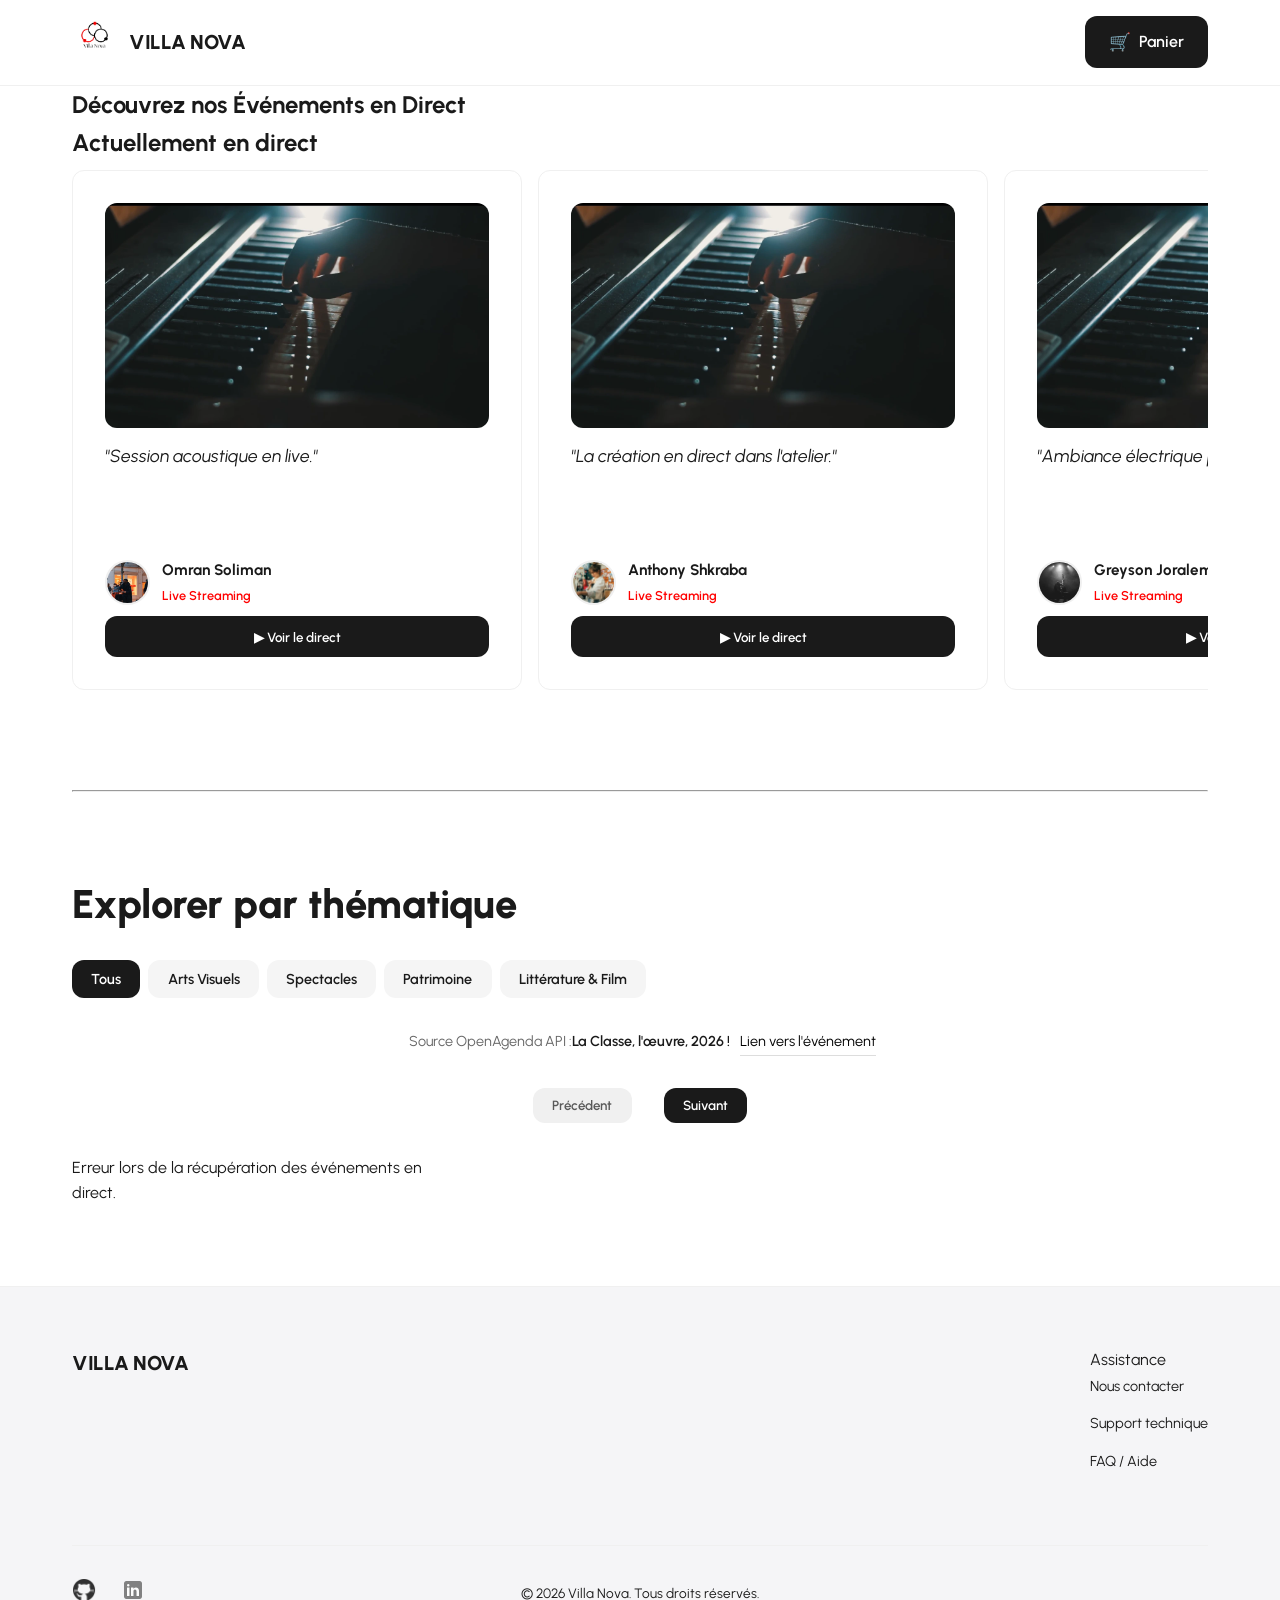
<file: index.html>
<!DOCTYPE html>
<html lang="fr">

<head>
    <meta charset="UTF-8">
    <meta name="viewport" content="width=device-width, initial-scale=1.0">
    <meta name="description"
        content="Villa Nova - Billetterie officielle. Réservez vos places pour les meilleurs concerts, cinémas et spectacles. Expérience live garantie.">
    <title>Villa Nova | Accueil</title>

    <link rel="icon" type="image/png" href="./asset/favicon/symbole-villanova.webp?v=1">
    <link rel="stylesheet" href="./css/main.css">
    <script src="config.js"></script>
    <script src="script.js" defer></script>
</head>

<body>

    <header class="main-header" role="banner">
        <div class="container">
            <a href="index.html" class="logo-group" aria-label="Villa Nova - Retour à l'accueil">
                <picture>
                    <source srcset="./asset/logo/logo-villanova.webp" type="image/webp">
                    <img src="./asset/logo/logo-villanova.webp" alt="Logo Villa Nova" class="logo-img" width="45"
                        height="45" decoding="async">
                </picture>
                <span class="logo-text">Villa Nova</span>
            </a>

            <nav aria-label="Navigation utilitaire">
                <a href="./Panier/panier.html" class="btn-cart">
                    Panier
                </a>
            </nav>
        </div>
    </header>

    <main id="main-content">
        <section class="hero-section">
            <div class="container">
                <h1 class="main-title">Découvrez nos Événements en Direct</h1>
            </div>
        </section>

        <section class="live-section" aria-labelledby="live-heading">
            <div class="container">
                <h2 id="live-heading" class="section-title">Actuellement en direct</h2>

                <div class="live-scroll-wrapper" id="live-container" role="region" aria-live="polite">
                </div>

                <hr class="section-divider">
            </div>
        </section>

        <template id="live-card-template">
            <article class="live-card">
                <p class="quote"></p>
                <div class="user-info">
                    <img src="" alt="" class="avatar" width="50" height="50" loading="lazy">
                    <div class="user-text">
                        <span class="name"></span>
                        <span class="desc">Live Streaming</span>
                    </div>
                </div>
                <button class="btn-toggle-live" aria-expanded="false">▶ Voir le direct</button>
            </article>
        </template>

        <section class="filters-section" aria-label="Filtrer les événements">
            <div class="container">
                <div class="filters-bar">
                    <h2 class="section-subtitle">Explorer par thématique</h2>
                    <nav class="filter-options" role="tablist">
                        <button class="filter-link active" data-filter="all" role="tab" aria-selected="true">
                            Tous
                        </button>

                        <button class="filter-link" data-filter="visuels" role="tab" aria-selected="false">
                            Arts Visuels
                        </button>

                        <button class="filter-link" data-filter="spectacle" role="tab" aria-selected="false">
                            Spectacles
                        </button>

                        <button class="filter-link" data-filter="patrimoine" role="tab" aria-selected="false">
                            Patrimoine
                        </button>

                        <button class="filter-link" data-filter="lettres" role="tab" aria-selected="false">
                            Littérature & Film
                        </button>
                    </nav>
                </div>
            </div>
            <p class="source-info">
               Source OpenAgenda API :<strong>La Classe, l'œuvre, 2026 !</strong>
                <a href="https://openagenda.com/fr/lclo-2026?domaine-artistique%5B0%5D=142" target="_blank"
                    rel="noopener noreferrer" class="event-link">
                    Lien vers l'événement
                </a>
            </p>
        </section>
        <section class="events-section">
            <div class="container">
                <nav class="pagination-bar" aria-label="Sélection de page">
                    <button class="btn-page" id="prev-page" disabled aria-label="Page précédente">Précédent</button>
                    <div class="page-numbers" id="page-numbers" role="navigation"></div>
                    <button class="btn-page" id="next-page" aria-label="Page suivante">Suivant</button>
                </nav>

                <div class="events-grid" id="events-container">
                </div>
            </div>
        </section>

        <template id="event-template">
            <article class="event-card">
                <div class="event-img-wrapper">
                    <picture>
                        <source class="event-webp-source" type="image/webp">
                        <img src="" class="event-img" loading="lazy" alt="" width="800" height="500">
                    </picture>
                </div>
                <div class="event-date-badge"></div>
                <h3 class="event-title"></h3>
                <p class="event-desc"></p>
                <div class="event-price"></div>
                <button class="btn-add-to-cart" aria-label="Ajouter cet événement au panier">Ajouter au panier</button>
            </article>
        </template>
    </main>

    <footer class="main-footer" role="contentinfo">
        <div class="container">
            <div class="footer-top">
                <div class="footer-brand">Villa Nova</div>
                <div class="footer-links">
                    <div class="footer-col">
                        <p class="footer-col-title">Assistance</p>
                        <ul>
                            <li><a href="./Contact/contact.html">Nous contacter</a></li>
                            <li><a href="#">Support technique</a></li>
                            <li><a href="#">FAQ / Aide</a></li>
                        </ul>
                    </div>
                </div>
            </div>
            <div class="footer-bottom">
                <nav class="socials" aria-label="Suivez-nous sur les réseaux sociaux">
                    <a href="https://github.com/votre-user" target="_blank" rel="noopener noreferrer"
                        aria-label="GitHub (nouvelle fenêtre)">
                        <img src="./asset/social-icon/icons8-github-50.png" alt="" class="social-icon" width="30"
                            height="30">
                    </a>
                    <a href="https://www.linkedin.com/in/votre-profil/" target="_blank" rel="noopener noreferrer"
                        aria-label="LinkedIn (nouvelle fenêtre)">
                        <img src="./asset/social-icon/icons8-linkedin-48.png" alt="" class="social-icon" width="30"
                            height="30">
                    </a>
                </nav>
                <p class="copyright">&copy; 2026 Villa Nova. Tous droits réservés.</p>
            </div>
        </div>
    </footer>

    <div id="toast-container" aria-live="assertive" aria-atomic="true"></div>

</body>

</html>
</file>
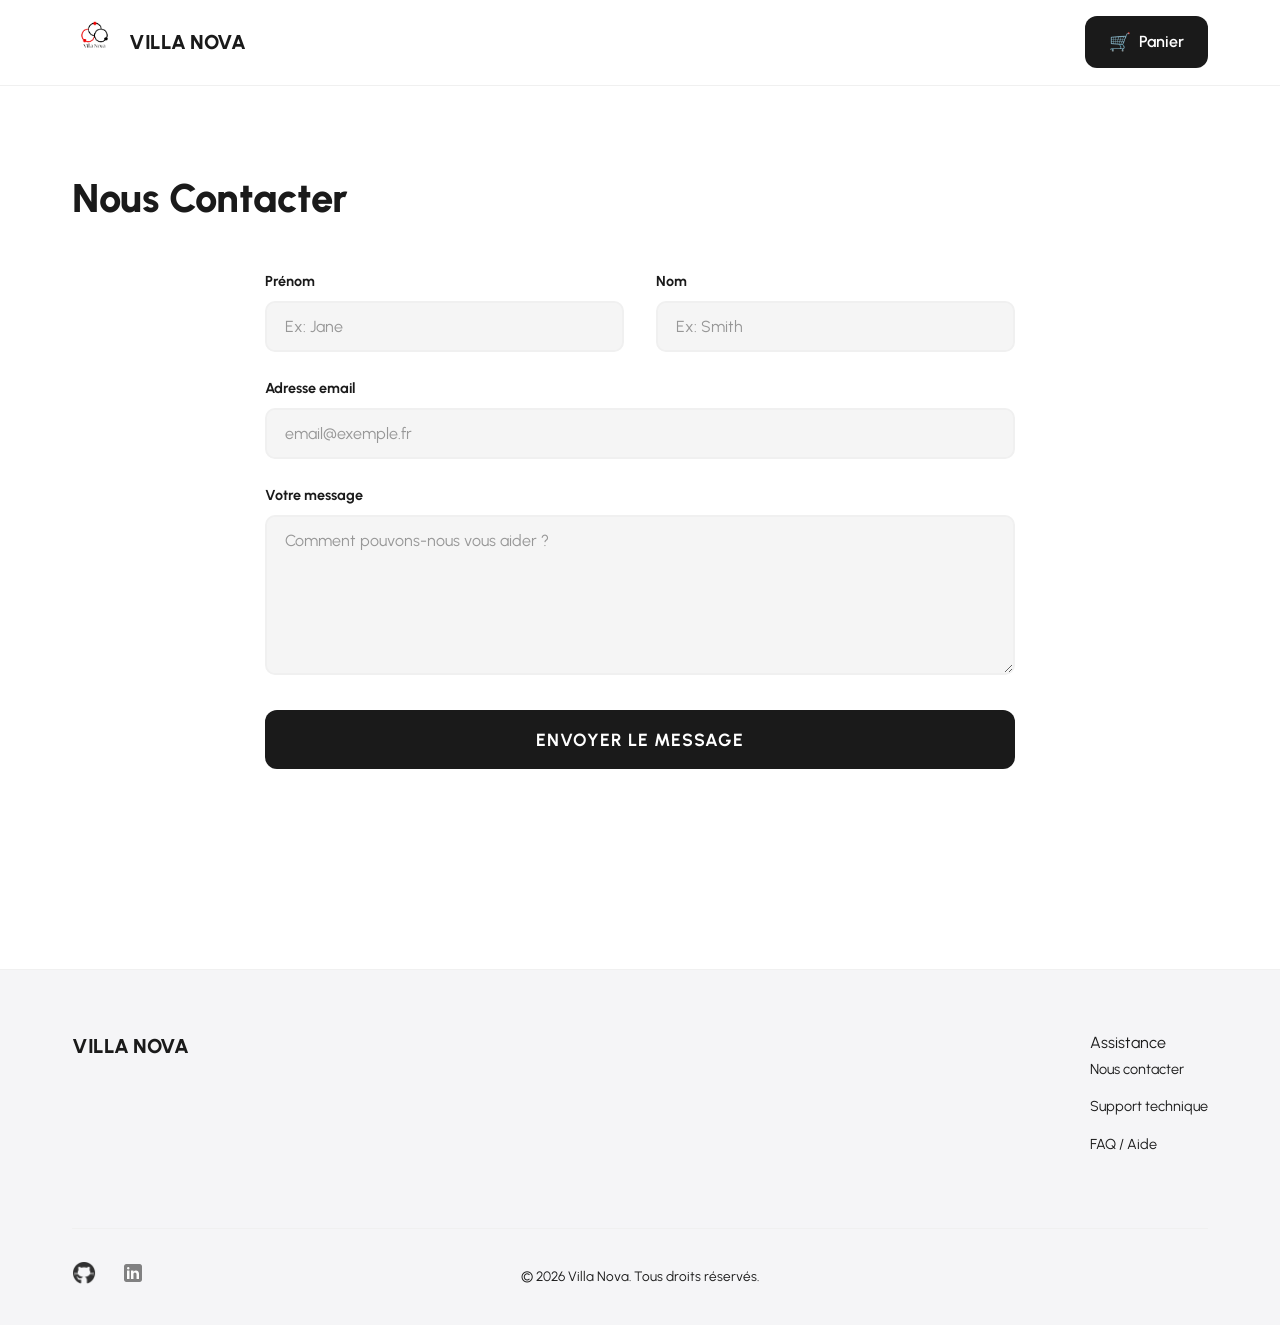
<file: Contact/contact.html>
<!DOCTYPE html>
<html lang="fr">

<head>
    <meta charset="UTF-8">
    <meta name="viewport" content="width=device-width, initial-scale=1.0">
    <meta name="description"
        content="Villa Nova - Billetterie officielle. Réservez vos places pour les meilleurs concerts, cinémas et spectacles. Expérience live garantie.">
    <title>Villa Nova | Contact</title>
    
    <link rel="icon" type="image/png" href="../asset/favicon/symbole-villanova.webp?v=1">
    <link rel="stylesheet" href="../css/main.css">
    
    <script src="./contact.js" defer></script>
</head>

<body>

    <header class="main-header" role="banner">
        <div class="container">
            <a href="../index.html" class="logo-group" aria-label="Villa Nova - Retour à l'accueil">
                <picture>
                    <source srcset="../asset/logo/logo-villanova.webp" type="image/webp">
                    <img src="../asset/logo/logo-villanova.webp" alt="Logo Villa Nova" class="logo-img" width="45"
                        height="45" decoding="async">
                </picture>
                <span class="logo-text">Villa Nova</span>
            </a>

            <nav aria-label="Navigation utilitaire">
                <a href="../Panier/panier.html" class="btn-cart">
                    Panier
                </a>
            </nav>
        </div>
    </header>

    <main id="main-content">
        <section class="contact-section" aria-labelledby="contact-title">
            <div class="container">
                <h1 id="contact-title" class="contact-title">Nous Contacter</h1>

                <form class="contact-form" id="contact-form" action="#" method="POST" novalidate>
                    <div class="form-row">
                        <div class="form-group">
                            <label for="first-name">Prénom</label>
                            <input type="text" id="first-name" name="first-name" placeholder="Ex: Jane" required
                                aria-required="true">
                            <span class="error-hint"></span>
                        </div>

                        <div class="form-group">
                            <label for="last-name">Nom</label>
                            <input type="text" id="last-name" name="last-name" placeholder="Ex: Smith" required
                                aria-required="true">
                            <span class="error-hint"></span>
                        </div>
                    </div>

                    <div class="form-group">
                        <label for="email">Adresse email</label>
                        <input type="email" id="email" name="email" placeholder="email@exemple.fr" required
                            aria-required="true">
                        <span class="error-hint"></span>
                    </div>

                    <div class="form-group">
                        <label for="message">Votre message</label>
                        <textarea id="message" name="message" rows="6" placeholder="Comment pouvons-nous vous aider ?"
                            required aria-required="true"></textarea>
                        <span class="error-hint"></span>
                    </div>

                    <button type="submit" class="btn-submit">Envoyer le message</button>
                </form>
            </div>
        </section>
    </main>

    <footer class="main-footer" role="contentinfo">
        <div class="container">
            <div class="footer-top">
                <div class="footer-brand">Villa Nova</div>
                <div class="footer-links">
                    <div class="footer-col">
                        <p class="footer-col-title">Assistance</p>
                        <ul>
                            <li><a href="./contact.html">Nous contacter</a></li>
                            <li><a href="#">Support technique</a></li>
                            <li><a href="#">FAQ / Aide</a></li>
                        </ul>
                    </div>
                </div>
            </div>
            <div class="footer-bottom">
                <nav class="socials" aria-label="Suivez-nous sur les réseaux sociaux">
                    <a href="https://github.com/daroueche-mari" target="_blank" rel="noopener noreferrer">
                        <img src="../asset/social-icon/icons8-github-50.png" alt="GitHub" class="social-icon" width="30"
                            height="30">
                    </a>
                    <a href="https://www.linkedin.com/" target="_blank"
                        rel="noopener noreferrer">
                        <img src="../asset/social-icon/icons8-linkedin-48.png" alt="LinkedIn" class="social-icon" width="30"
                            height="30">
                    </a>
                </nav>
                <p class="copyright">&copy; 2026 Villa Nova. Tous droits réservés.</p>
            </div>
        </div>
    </footer>

</body>
</html>
</file>
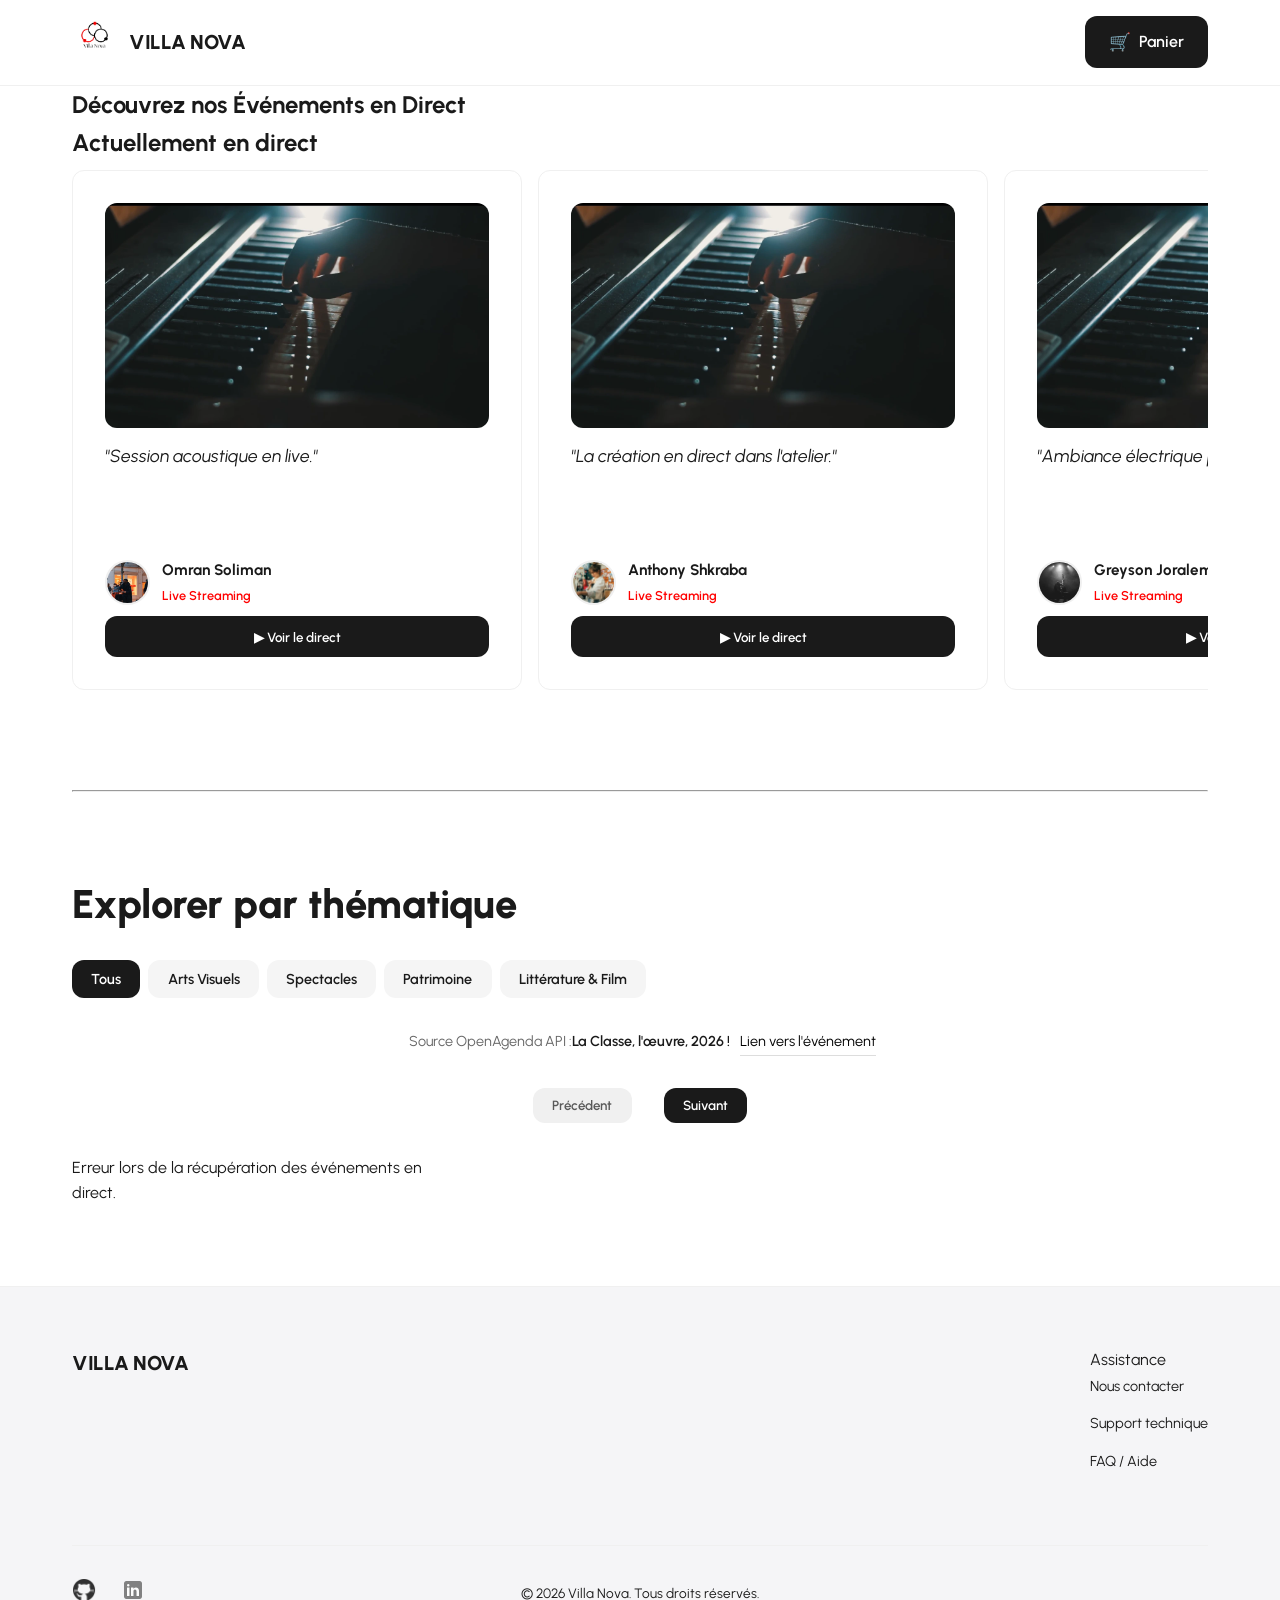
<file: Paiement/paiement.html>
<!DOCTYPE html>
<html lang="fr">

<head>
    <meta charset="UTF-8">
    <meta name="viewport" content="width=device-width, initial-scale=1.0">
    <meta name="description"
        content="Villa Nova - Billetterie officielle. Réservez vos places pour les meilleurs concerts, cinémas et spectacles. Expérience live garantie.">
    <title>Villa Nova | Paiement Sécurisé</title>

    <link rel="icon" type="image/png" href="../asset/favicon/symbole-villanova.webp?v=1">
    <link rel="stylesheet" href="../css/main.css">
    
    <script src="./paiement.js" defer></script>
</head>

<body>

    <header class="main-header" role="banner">
        <div class="container">
            <a href="../index.html" class="logo-group" aria-label="Villa Nova - Retour à l'accueil">
                <picture>
                    <source srcset="../asset/logo/logo-villanova.webp" type="image/webp">
                    <img src="../asset/logo/logo-villanova.webp" alt="Logo Villa Nova" class="logo-img" width="45"
                        height="45" decoding="async">
                </picture>
                <span class="logo-text">Villa Nova</span>
            </a>

            <nav aria-label="Navigation utilitaire">
                <a href="../Panier/panier.html" class="btn-cart">
                    Panier
                </a>
            </nav>
        </div>
    </header>

    <main class="payment-container">
        <div class="container">
            <h1 class="payment-title">Finaliser votre commande</h1>

            <div class="payment-layout">
                <section class="payment-card">
                    <form id="payment-form" class="payment-form" novalidate>
                        <div class="form-row">
                            <div class="form-group">
                                <label for="last-name">Nom</label>
                                <input type="text" id="last-name" placeholder="Smith" required>
                                <span class="error-hint"></span>
                            </div>
                            <div class="form-group">
                                <label for="first-name">Prénom</label>
                                <input type="text" id="first-name" placeholder="Jane" required>
                                <span class="error-hint"></span>
                            </div>
                        </div>

                        <div class="form-row">
                            <div class="form-group">
                                <label for="email">Adresse email</label>
                                <input type="email" id="email" placeholder="exemple@exemple.com" required>
                                <span class="error-hint"></span>
                            </div>
                            <div class="form-group">
                                <label for="payment-type">Type de paiement</label>
                                <select id="payment-type" class="custom-select">
                                    <option value="visa">Visa / Mastercard</option>
                                    <option value="paypal">Paypal</option>
                                </select>
                            </div>
                        </div>

                        <div class="form-group">
                            <label for="card-number">Numéro de Carte</label>
                            <input type="text" id="card-number" placeholder="XXXX-XXXX-XXXX-XXXX" maxlength="19"
                                required>
                            <span class="error-hint"></span>
                        </div>

                        <div class="form-row">
                            <div class="form-group">
                                <label for="expiry">Date d'expiration</label>
                                <input type="text" id="expiry" placeholder="MM/YY" maxlength="5" required>
                                <span class="error-hint"></span>
                            </div>
                            <div class="form-group">
                                <label for="cvc">CVC</label>
                                <input type="text" id="cvc" placeholder="XXX" maxlength="3" required>
                                <span class="error-hint"></span>
                            </div>
                        </div>

                        <button type="submit" class="btn-submit-payment">Confirmer le paiement</button>
                    </form>
                </section>

                <aside class="order-summary">
                    <div class="summary-content">
                        <h3>Votre commande</h3>

                        <div class="summary-items">
                            </div>

                        <hr class="summary-divider">

                        <div class="summary-total">
                            <span>Total à régler</span>
                            <span class="price" id="payment-final-total">0,00€</span>
                        </div>

                        <div class="security-badge">
                            <span class="icon">🔒</span> Paiement 100% sécurisé
                        </div>
                    </div>
                </aside>
            </div>
        </div>
    </main>

    <footer class="main-footer" role="contentinfo">
        <div class="container">
            <div class="footer-top">
                <div class="footer-brand">Villa Nova</div>
                <div class="footer-links">
                    <div class="footer-col">
                        <p class="footer-col-title">Assistance</p>
                        <ul>
                            <li><a href="../Contact/contact.html">Nous contacter</a></li>
                            <li><a href="#">Support technique</a></li>
                            <li><a href="#">FAQ / Aide</a></li>
                        </ul>
                    </div>
                </div>
            </div>
            <div class="footer-bottom">
                <nav class="socials" aria-label="Suivez-nous sur les réseaux sociaux">
                    <a href="https://github.com/daroueche-mari" target="_blank" rel="noopener noreferrer">
                        <img src="../asset/social-icon/icons8-github-50.png" alt="GitHub" class="social-icon" width="30" height="30">
                    </a>
                    <a href="https://www.linkedin.com/" target="_blank" rel="noopener noreferrer">
                        <img src="../asset/social-icon/icons8-linkedin-48.png" alt="LinkedIn" class="social-icon" width="30" height="30">
                    </a>
                </nav>
                <p class="copyright">&copy; 2026 Villa Nova. Tous droits réservés.</p>
            </div>
        </div>
    </footer>

    <div id="toast-container" aria-live="assertive" aria-atomic="true"></div>

</body>
</html>
</file>
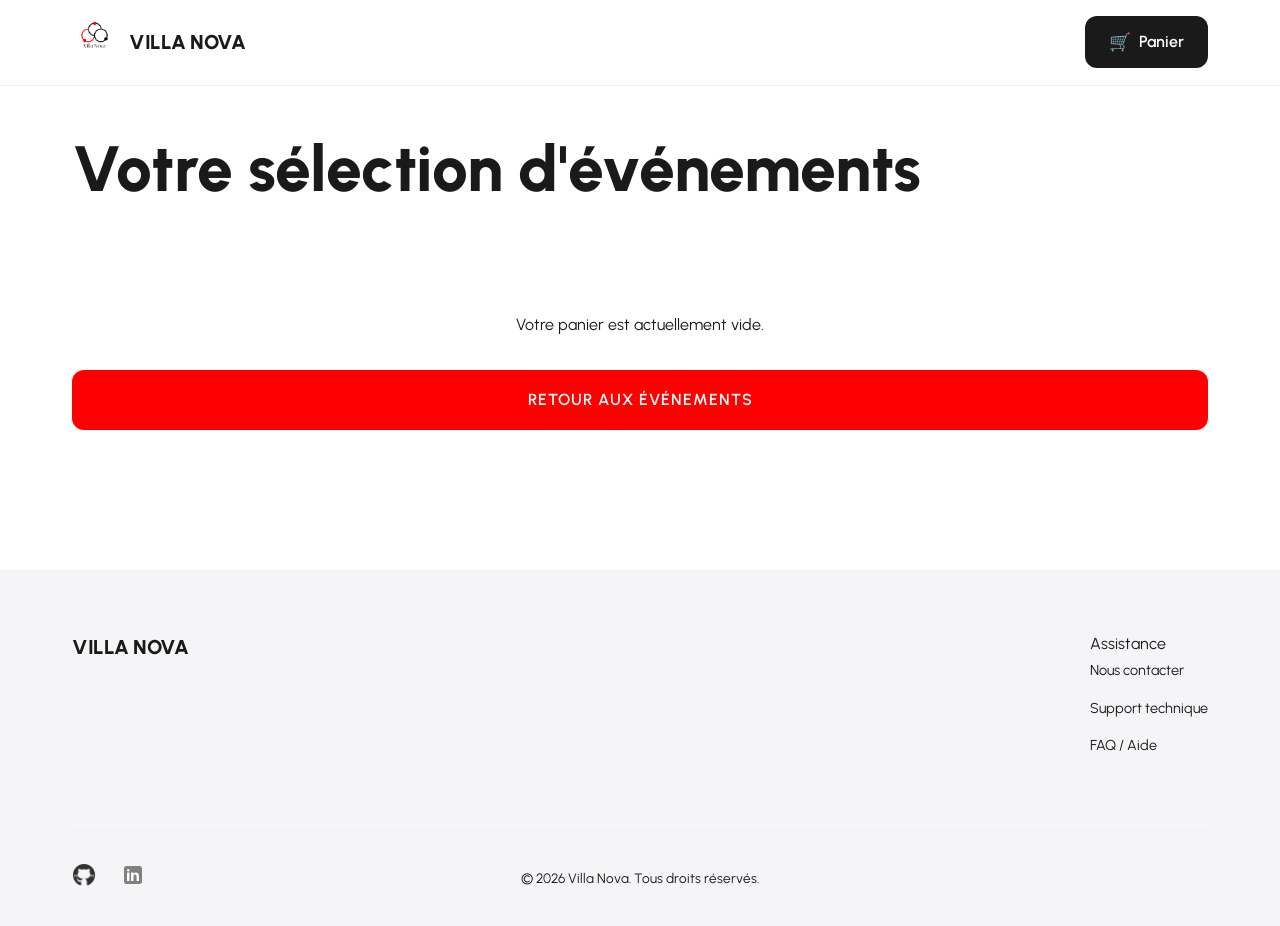
<file: Panier/panier.html>
<!DOCTYPE html>
<html lang="fr">

<head>
    <meta charset="UTF-8">
    <meta name="viewport" content="width=device-width, initial-scale=1.0">
    <meta name="description"
        content="Finalisez votre commande sur Villa Nova. Vérifiez vos billets pour les meilleurs concerts et spectacles.">
    <title>Villa Nova | Mon Panier</title>
    
    <link rel="icon" type="image/png" href="../asset/favicon/symbole-villanova.webp?v=1">
    <link rel="stylesheet" href="../css/main.css">
    <script src="./panier.js" defer></script>
</head>

<body>

    <header class="main-header" role="banner">
        <div class="container">
            <a href="../index.html" class="logo-group" aria-label="Villa Nova - Retour à l'accueil">
                <picture>
                    <source srcset="../asset/logo/logo-villanova.webp" type="image/webp">
                    <img src="../asset/logo/logo-villanova.webp" alt="Logo Villa Nova" class="logo-img" width="45"
                        height="45" decoding="async">
                </picture>
                <span class="logo-text">Villa Nova</span>
            </a>

            <nav aria-label="Navigation utilitaire">
                <a href="./panier.html" class="btn-cart">
                    Panier
                </a>
            </nav>
        </div>
    </header>

    <main class="container" id="main-content">
        <h1 class="cart-title">Votre sélection d'événements</h1>

        <div id="empty-cart-msg" class="cart-empty hidden">
            <p>Votre panier est actuellement vide.</p>
            <a href="../index.html" class="btn-submit">Retour aux événements</a>
        </div>

        <div id="full-cart-content">
            <div class="cart-header" role="rowgroup">
                <div class="col-desc" role="columnheader">Description</div>
                <div class="col-date" role="columnheader">Date</div>
                <div class="col-qty" role="columnheader">Quantité</div>
                <div class="col-price" role="columnheader">Prix</div>
            </div>

            <section id="cart-items-container" aria-label="Liste des articles dans le panier">
                </section>

            <div class="cart-actions-bottom">
                <a href="../index.html" class="btn-retour-simple">
                    ← Continuer mes achats
                </a>
            </div>

            <section class="cart-footer" aria-labelledby="summary-heading">
                <h2 id="summary-heading" class="hidden">Résumé de votre commande</h2>

                <div class="summary-box">
                    <div class="summary-line">
                        <span>Sous-total</span>
                        <span id="sub-total" aria-live="polite">0.00 €</span>
                    </div>
                    <div class="summary-line">
                        <span>Frais de réservation</span>
                        <span>2.00 €</span>
                    </div>
                    <div class="summary-total">
                        <span>TOTAL</span>
                        <strong id="final-total" aria-live="polite">0.00 €</strong>
                    </div>

                    <a href="../Paiement/paiement.html" class="btn-submit" id="checkout-button">
                        Procéder au paiement
                    </a>
                    <a href="../index.html" class="btn-continue-shopping">
                        Continuer mes achats
                    </a>
                </div>
            </section>
        </div>
    </main>

    <footer class="main-footer" role="contentinfo">
        <div class="container">
            <div class="footer-top">
                <div class="footer-brand">Villa Nova</div>
                <div class="footer-links">
                    <div class="footer-col">
                        <p class="footer-col-title">Assistance</p>
                        <ul>
                            <li><a href="../Contact/contact.html">Nous contacter</a></li>
                            <li><a href="#">Support technique</a></li>
                            <li><a href="#">FAQ / Aide</a></li>
                        </ul>
                    </div>
                </div>
            </div>
            <div class="footer-bottom">
                <nav class="socials" aria-label="Suivez-nous sur les réseaux sociaux">
                    <a href="https://github.com/daroueche-mari" target="_blank" rel="noopener noreferrer">
                        <img src="../asset/social-icon/icons8-github-50.png" alt="GitHub" class="social-icon" width="30" height="30">
                    </a>
                    <a href="https://www.linkedin.com/" target="_blank" rel="noopener noreferrer">
                        <img src="../asset/social-icon/icons8-linkedin-48.png" alt="LinkedIn" class="social-icon" width="30" height="30">
                    </a>
                </nav>
                <p class="copyright">&copy; 2026 Villa Nova. Tous droits réservés.</p>
            </div>
        </div>
    </footer>

</body>
</html>
</file>
<file: css/main.css>
@charset "UTF-8";
@import url("https://fonts.googleapis.com/css2?family=Urbanist:wght@400;600;700;800&display=swap");
.main-header {
  padding: 1rem 0;
  border-bottom: 1px solid #f0f0f0;
  background-color: #ffffff;
  position: sticky;
  top: 0;
  z-index: 100;
}
.main-header .container {
  display: flex;
  justify-content: space-between;
  align-items: center;
  gap: 1rem;
}
.main-header .logo-group {
  display: flex;
  align-items: center;
  gap: 12px;
  color: #1a1a1a;
  text-decoration: none;
}
.main-header .logo-group .logo-img {
  height: clamp(35px, 5vw, 45px);
  width: auto;
  -o-object-fit: contain;
     object-fit: contain;
}
.main-header .logo-group .logo-text {
  font-size: clamp(1rem, 3vw, 1.25rem);
  font-weight: 800;
  letter-spacing: -0.5px;
  text-transform: uppercase;
}
.main-header .logo-group:hover .logo-text {
  color: #ff0000;
}
.main-header .btn-cart {
  display: inline-block;
  font-family: "Urbanist", sans-serif;
  border-radius: 12px;
  font-weight: 600;
  cursor: pointer;
  transition: all 0.3s cubic-bezier(0.4, 0, 0.2, 1);
  border: none;
  text-align: center;
  padding: 0.8rem 1.8rem;
  text-decoration: none;
}
.main-header .btn-cart:focus-visible {
  outline: 3px solid #ff0000;
  outline-offset: 3px;
}
.main-header .btn-cart:active {
  transform: scale(0.98);
}
.main-header .btn-cart {
  background-color: #1a1a1a;
  color: #ffffff;
  padding: 0.6rem 1.2rem;
  font-size: 0.9rem;
  display: flex;
  align-items: center;
  gap: 8px;
}
.main-header .btn-cart::before {
  content: "🛒";
  font-size: 1.1rem;
}
.main-header .btn-cart:hover {
  background-color: #ff0000;
  transform: translateY(-2px);
  box-shadow: 0 4px 12px rgba(255, 0, 0, 0.3);
}
@media (min-width: 768px) {
  .main-header .btn-cart {
    padding: 0.75rem 1.5rem;
    font-size: 1rem;
  }
}

.hidden {
  display: none !important;
}

.events-grid {
  display: grid;
  grid-template-columns: repeat(1, 1fr);
  gap: 2rem;
  align-items: stretch;
}
@media (min-width: 768px) {
  .events-grid {
    grid-template-columns: repeat(2, 1fr);
  }
}
@media (min-width: 1024px) {
  .events-grid {
    grid-template-columns: repeat(3, 1fr);
  }
}

/* Style pour la vidéo injectée en JS */
.live-video-player {
  width: 100%;
  border-radius: 8px;
  margin-bottom: 10px;
}

/* Style pour le bouton quand l'article est ajouté */
.btn-add-to-cart.is-added {
  background-color: #28a745 !important; /* Commentaire valide en CSS */
  border-color: #28a745 !important;
  color: white !important;
}

.live-scroll-wrapper {
  display: flex;
  gap: 1rem;
  overflow-x: auto;
  padding: 0.5rem 0.5rem 40px;
  margin-bottom: 60px;
  scroll-snap-type: x mandatory;
  scrollbar-width: auto;
  scrollbar-color: rgba(0, 0, 0, 0.5) #f5f5f5;
}
.live-scroll-wrapper::-webkit-scrollbar {
  height: 10px;
}
.live-scroll-wrapper::-webkit-scrollbar-track {
  background: #f5f5f5;
  border-radius: 12px;
}
.live-scroll-wrapper::-webkit-scrollbar-thumb {
  background: rgba(0, 0, 0, 0.5);
  border-radius: 12px;
  border: 2px solid #f5f5f5;
}
.live-scroll-wrapper::-webkit-scrollbar-thumb:hover {
  background: #595959;
}

.live-card {
  flex: 0 0 320px;
  scroll-snap-align: start;
  background: #ffffff;
  padding: 2rem;
  border-radius: 12px;
  border: 1px solid #f0f0f0;
  display: flex;
  flex-direction: column;
  height: 520px;
  overflow: hidden;
}
@media (min-width: 768px) {
  .live-card {
    flex: 0 0 450px;
  }
}
.live-card .video-container-placeholder {
  width: 100%;
  height: 225px;
  margin-bottom: 1rem;
  background-color: #f5f5f5;
  border-radius: 12px;
  overflow: hidden;
  position: relative;
}
.live-card .video-container-placeholder .live-video-player {
  width: 100%;
  height: 100%;
  -o-object-fit: cover;
     object-fit: cover;
  display: block;
  background: #000;
  position: absolute;
  top: 0;
  left: 0;
  z-index: 10;
}
.live-card .video-container-placeholder .video-preview {
  width: 100%;
  height: 100%;
  position: relative;
  z-index: 1;
}
.live-card .video-container-placeholder .video-preview .preview-img {
  width: 100%;
  height: 100%;
  -o-object-fit: cover;
     object-fit: cover;
  transition: transform 0.4s ease;
}
.live-card .video-container-placeholder .video-preview:hover .preview-img {
  transform: scale(1.05);
}
.live-card .quote {
  font-style: italic;
  font-size: 1.1rem;
  color: #1a1a1a;
  margin-bottom: 1rem;
  line-height: 1.4;
  display: -webkit-box;
  line-clamp: 2;
  -webkit-line-clamp: 2;
  -webkit-box-orient: vertical;
  overflow: hidden;
}
.live-card .user-info {
  display: flex;
  align-items: center;
  gap: 12px;
  margin-top: auto;
  padding-bottom: 0.5rem;
}
.live-card .user-info .avatar {
  width: 45px;
  height: 45px;
  border-radius: 50%;
  -o-object-fit: cover;
     object-fit: cover;
  border: 2px solid #f0f0f0;
  flex-shrink: 0;
}
.live-card .user-info .user-text .name {
  font-weight: bold;
  display: block;
  font-size: 0.95rem;
}
.live-card .user-info .user-text .desc {
  font-size: 0.8rem;
  color: #ff0000;
  font-weight: 600;
}

.event-card {
  display: flex;
  flex-direction: column;
  background: #ffffff;
  padding: 1rem;
  border-radius: 12px;
  border: 1px solid #f0f0f0;
  transition: transform 0.3s ease, box-shadow 0.3s ease;
}
.event-card:hover {
  transform: translateY(-5px);
  box-shadow: 0 10px 20px rgba(0, 0, 0, 0.05);
}
.event-card .event-img-wrapper {
  width: 100%;
  aspect-ratio: 16/10;
  border-radius: 8px;
  overflow: hidden;
  margin-bottom: 1rem;
  background: #f5f5f5;
}
.event-card .event-img-wrapper picture, .event-card .event-img-wrapper img {
  width: 100%;
  height: 100%;
  -o-object-fit: cover;
     object-fit: cover;
  display: block;
}
.event-card .event-date-badge {
  color: #ff0000;
  font-weight: 700;
  font-size: 0.85rem;
  text-transform: uppercase;
}
.event-card h3 {
  margin: 0.5rem 0;
  font-size: clamp(1.25rem, 3vw, 1.75rem);
  color: #1a1a1a;
}
.event-card .event-desc {
  font-size: 0.9rem;
  color: #595959;
  margin-bottom: 1rem;
}
.event-card .event-price {
  font-weight: 800;
  margin-bottom: 1rem;
  font-size: 1.1rem;
}
.event-card .btn-add-to-cart {
  margin-top: auto;
}

.filters-bar {
  margin-top: 80px;
  margin-bottom: 2rem;
}
.filters-bar .section-subtitle {
  font-size: clamp(1.75rem, 4vw, 2.5rem);
  font-weight: 800;
  margin-bottom: 24px;
  display: block;
}

.filter-options {
  display: flex;
  gap: 0.5rem;
  flex-wrap: wrap;
}
.filter-options .filter-link {
  display: inline-block;
  font-family: "Urbanist", sans-serif;
  border-radius: 12px;
  font-weight: 600;
  cursor: pointer;
  transition: all 0.3s cubic-bezier(0.4, 0, 0.2, 1);
  border: none;
  text-align: center;
  padding: 0.8rem 1.8rem;
  text-decoration: none;
}
.filter-options .filter-link:focus-visible {
  outline: 3px solid #ff0000;
  outline-offset: 3px;
}
.filter-options .filter-link:active {
  transform: scale(0.98);
}
.filter-options .filter-link {
  background: #f5f5f5;
  color: #1a1a1a;
  padding: 0.6rem 1.2rem;
  font-size: 0.9rem;
}
.filter-options .filter-link.active {
  background: #1a1a1a;
  color: #ffffff;
}
.filter-options .filter-link:hover:not(.active) {
  background: rgb(232.25, 232.25, 232.25);
}

.pagination-bar {
  display: flex;
  justify-content: center;
  align-items: center;
  flex-wrap: wrap;
  gap: 1rem;
  margin: 2rem 0;
}
.pagination-bar .btn-page {
  display: inline-block;
  font-family: "Urbanist", sans-serif;
  border-radius: 12px;
  font-weight: 600;
  cursor: pointer;
  transition: all 0.3s cubic-bezier(0.4, 0, 0.2, 1);
  border: none;
  text-align: center;
  padding: 0.8rem 1.8rem;
  text-decoration: none;
}
.pagination-bar .btn-page:focus-visible {
  outline: 3px solid #ff0000;
  outline-offset: 3px;
}
.pagination-bar .btn-page:active {
  transform: scale(0.98);
}
.pagination-bar .btn-page {
  background: #1a1a1a;
  color: #ffffff;
  padding: 0.6rem 1.2rem;
}
.pagination-bar .btn-page:disabled {
  background: #f0f0f0;
  color: #595959;
  cursor: not-allowed;
}
.pagination-bar .page-numbers {
  display: flex;
  justify-content: center;
  flex-wrap: wrap;
  gap: 0.5rem;
}
.pagination-bar .page-numbers .page-link {
  width: 40px;
  height: 40px;
  display: flex;
  justify-content: center;
  align-items: center;
  border: 1px solid #f0f0f0;
  border-radius: 8px;
  cursor: pointer;
  transition: all 0.2s;
}
.pagination-bar .page-numbers .page-link.active {
  background: #1a1a1a;
  color: #ffffff;
  border-color: #1a1a1a;
}

.btn-toggle-live, .btn-add-to-cart {
  display: inline-block;
  font-family: "Urbanist", sans-serif;
  border-radius: 12px;
  font-weight: 600;
  cursor: pointer;
  transition: all 0.3s cubic-bezier(0.4, 0, 0.2, 1);
  border: none;
  text-align: center;
  padding: 0.8rem 1.8rem;
  text-decoration: none;
}
.btn-toggle-live:focus-visible, .btn-add-to-cart:focus-visible {
  outline: 3px solid #ff0000;
  outline-offset: 3px;
}
.btn-toggle-live:active, .btn-add-to-cart:active {
  transform: scale(0.98);
}
.btn-toggle-live, .btn-add-to-cart {
  background: #1a1a1a;
  color: #ffffff;
  width: 100%;
}
.btn-toggle-live:hover, .btn-add-to-cart:hover {
  background: #ff0000;
}

.btn-toggle-live.is-actived {
  background-color: #28a745 !important; /* Commentaire valide en CSS */
  border-color: #28a745 !important;
  color: white !important;
}

#toast-container {
  position: fixed;
  bottom: 2rem;
  right: 2rem;
  z-index: 1000;
}

.toast-message {
  background: #1a1a1a;
  color: #ffffff;
  padding: 1rem 2rem;
  border-radius: 12px;
  margin-top: 0.5rem;
  box-shadow: 0 10px 30px rgba(0, 0, 0, 0.2);
  display: flex;
  align-items: center;
  gap: 10px;
  font-size: 0.9rem;
  animation: slideIn 0.3s ease-out, fadeOut 0.3s ease-in 2.7s forwards;
}
.toast-message::before {
  content: "✓";
  color: #4CAF50;
  font-weight: bold;
}

@keyframes slideIn {
  from {
    transform: translateX(100%);
    opacity: 0;
  }
  to {
    transform: translateX(0);
    opacity: 1;
  }
}
@keyframes fadeOut {
  from {
    opacity: 1;
  }
  to {
    opacity: 0;
  }
}
.water-surface {
  position: relative;
  overflow: hidden;
  cursor: pointer;
  background: #000;
}
.water-surface .live-video-player {
  position: absolute;
  top: 0;
  left: 0;
  width: 100%;
  height: 100%;
  z-index: 10;
  -o-object-fit: cover;
     object-fit: cover;
}
.water-surface .video-preview {
  position: relative;
  width: 100%;
  height: 100%;
  z-index: 1;
}
.water-surface .water-overlay {
  position: absolute;
  top: 0;
  left: 0;
  width: 100%;
  height: 100%;
  pointer-events: none;
  z-index: 5;
}
.water-surface .water-ripple {
  position: absolute;
  width: 2px;
  height: 2px;
  background: rgba(255, 255, 255, 0.4);
  border-radius: 50%;
  transform: translate(-50%, -50%);
  animation: rippleEffect 1s ease-out forwards;
  z-index: 6;
}

@keyframes rippleEffect {
  0% {
    width: 0;
    height: 0;
    opacity: 0.5;
    box-shadow: 0 0 0 0 rgba(255, 255, 255, 0.4);
  }
  100% {
    width: 150px;
    height: 150px;
    opacity: 0;
    box-shadow: 0 0 20px 10px rgba(255, 255, 255, 0);
  }
}
.source-info {
  display: flex;
  justify-content: center;
  font-size: 0.9rem;
  color: #666;
  margin: 15px 0 25px 5px;
  font-family: inherit;
}
.source-info strong {
  color: #1a1a1a;
  font-weight: 600;
}
.source-info .event-link {
  color: #000;
  text-decoration: none;
  margin-left: 10px;
  padding-bottom: 2px;
  border-bottom: 1px solid #ddd;
  transition: all 0.3s ease;
}
.source-info .event-link:hover {
  color: #444;
  border-bottom-color: #1a1a1a;
}

.cart-title {
  font-size: clamp(2.25rem, 6vw, 4rem);
  margin: 2rem 0;
  font-weight: 800;
}

.cart-empty {
  text-align: center;
  padding: 60px 0;
}

.cart-actions-bottom {
  margin-top: 30px;
}

.btn-retour-simple {
  display: inline-block;
  background: none;
  border: 1px solid #f0f0f0;
  color: #1a1a1a;
  padding: 0.8rem 1.5rem;
  font-size: 0.9rem;
  border-radius: 12px;
  transition: all 0.2s;
  text-decoration: underline;
}
.btn-retour-simple:hover {
  color: #ff0000;
}

.btn-continue-shopping {
  display: block;
  text-align: center;
  margin-top: 15px;
  color: #1a1a1a;
  font-size: 0.9rem;
  text-decoration: underline;
}
.btn-continue-shopping:hover {
  text-decoration: underline;
  color: #ff0000;
}

.cart-header {
  display: none;
}
@media (min-width: 768px) {
  .cart-header {
    display: flex;
    padding: 1rem 0;
    border-bottom: 2px solid #1a1a1a;
    font-weight: 700;
    text-transform: uppercase;
    font-size: 0.85rem;
    letter-spacing: 1px;
  }
}
.cart-header .col-desc {
  flex: 3;
}
.cart-header .col-date {
  flex: 1.5;
  text-align: center;
}
.cart-header .col-qty {
  flex: 1.5;
  text-align: center;
}
.cart-header .col-price {
  flex: 1;
  text-align: right;
}

.cart-item {
  display: flex;
  flex-direction: column;
  gap: 1rem;
  padding: 2rem 0;
  border-bottom: 1px solid #f0f0f0;
}
@media (min-width: 768px) {
  .cart-item {
    flex-direction: row;
    align-items: center;
  }
}
.cart-item .item-info {
  display: flex;
  align-items: center;
  gap: 1rem;
  flex: 3;
}
.cart-item .item-thumb {
  width: 70px;
  height: 70px;
  -o-object-fit: cover;
     object-fit: cover;
  border-radius: 12px;
  flex-shrink: 0;
  background: #f5f5f5;
}
.cart-item .col-date, .cart-item .col-qty, .cart-item .col-price {
  display: flex;
  justify-content: space-between;
  width: 100%;
}
@media (min-width: 768px) {
  .cart-item .col-date, .cart-item .col-qty, .cart-item .col-price {
    display: block;
    width: auto;
    flex: 1.5;
    text-align: center;
  }
}
.cart-item .col-price {
  font-weight: 700;
}
@media (min-width: 768px) {
  .cart-item .col-price {
    flex: 1;
    text-align: right;
  }
}
.cart-item .qty-control {
  display: flex;
  align-items: center;
  justify-content: center;
  gap: 10px;
}
.cart-item .qty-control button {
  background: #f5f5f5;
  border: none;
  width: 35px;
  height: 35px;
  border-radius: 50%;
  display: flex;
  align-items: center;
  justify-content: center;
  font-size: 1.1rem;
  font-weight: 700;
  cursor: pointer;
  transition: all 0.2s;
}
.cart-item .qty-control button:hover {
  background: #1a1a1a;
  color: #ffffff;
}
.cart-item .btn-delete {
  background: none;
  border: none;
  color: #595959;
  font-size: 0.8rem;
  text-decoration: underline;
  cursor: pointer;
  margin-top: 5px;
}
.cart-item .btn-delete:hover {
  color: #ff0000;
}

.cart-footer {
  display: flex;
  justify-content: flex-end;
  margin: 2rem 0 100px 0;
}
.cart-footer .summary-box {
  width: 100%;
  max-width: 380px;
  background: #f5f5f5;
  padding: 2rem;
  border-radius: 12px;
}
.cart-footer .summary-box .summary-line {
  display: flex;
  justify-content: space-between;
  margin-bottom: 1rem;
  color: #595959;
}
.cart-footer .summary-box .summary-total {
  display: flex;
  justify-content: space-between;
  margin-top: 1rem;
  padding-top: 1rem;
  border-top: 2px solid #1a1a1a;
  font-weight: 800;
  font-size: 1.5rem;
  color: #1a1a1a;
}

.btn-submit {
  display: inline-block;
  font-family: "Urbanist", sans-serif;
  border-radius: 12px;
  font-weight: 600;
  cursor: pointer;
  transition: all 0.3s cubic-bezier(0.4, 0, 0.2, 1);
  border: none;
  text-align: center;
  padding: 0.8rem 1.8rem;
  text-decoration: none;
}
.btn-submit:focus-visible {
  outline: 3px solid #ff0000;
  outline-offset: 3px;
}
.btn-submit:active {
  transform: scale(0.98);
}
.btn-submit {
  display: block;
  width: 100%;
  background-color: #ff0000;
  color: #ffffff;
  padding: 1.1rem;
  font-size: 1rem;
  margin-top: 2rem;
  text-transform: uppercase;
  letter-spacing: 1px;
}
.btn-submit:hover {
  background-color: #cc0000;
  transform: translateY(-3px);
  box-shadow: 0 8px 15px rgba(255, 0, 0, 0.2);
}

.feedback-section {
  padding: 80px 0 2rem;
}
.feedback-section .section-title {
  font-size: clamp(1.75rem, 4vw, 2.5rem);
  margin-bottom: 2rem;
  font-weight: 800;
  text-align: center;
}
.feedback-section .feedback-grid {
  display: grid;
  grid-template-columns: 1fr;
  gap: 1rem;
}
@media (min-width: 768px) {
  .feedback-section .feedback-grid {
    grid-template-columns: repeat(2, 1fr);
    gap: 2rem;
  }
}
@media (min-width: 1024px) {
  .feedback-section .feedback-grid {
    grid-template-columns: repeat(3, 1fr);
  }
}
.feedback-section .feedback-card {
  padding: 2rem;
  border: 1px solid #f0f0f0;
  border-radius: 12px;
  background-color: #ffffff;
  transition: all 0.3s ease;
}
.feedback-section .feedback-card:hover {
  box-shadow: 0 10px 30px rgba(0, 0, 0, 0.08);
  transform: translateY(-5px);
}
.feedback-section .feedback-card .quote {
  font-size: 1.1rem;
  font-style: italic;
  font-weight: 500;
  margin-bottom: 1rem;
  color: #1a1a1a;
  line-height: 1.6;
}
.feedback-section .feedback-card .quote::before {
  content: "« ";
  color: #ff0000;
}
.feedback-section .feedback-card .quote::after {
  content: " »";
  color: #ff0000;
}

.contact-section {
  padding: 60px 0 120px;
}
.contact-section .contact-title {
  font-size: clamp(1.75rem, 4vw, 2.5rem);
  font-weight: 800;
  margin-bottom: 40px;
  margin-top: 20px;
}
.contact-section .contact-form {
  max-width: 750px;
  margin: 0 auto;
}
.contact-section .contact-form .form-row {
  display: flex;
  flex-direction: column;
  gap: 0;
}
@media (min-width: 768px) {
  .contact-section .contact-form .form-row {
    flex-direction: row;
    gap: 2rem;
  }
}
.contact-section .contact-form .form-group {
  display: flex;
  flex-direction: column;
  margin-bottom: 25px;
  flex: 1;
  position: relative;
}
.contact-section .contact-form .form-group label {
  font-size: 0.9rem;
  font-weight: 700;
  margin-bottom: 8px;
  color: #1a1a1a;
}
.contact-section .contact-form .form-group input, .contact-section .contact-form .form-group textarea {
  padding: 14px 18px;
  border: 2px solid #f0f0f0;
  border-radius: 10px;
  font-family: "Urbanist", sans-serif;
  font-size: 1rem;
  transition: all 0.3s cubic-bezier(0.4, 0, 0.2, 1);
  background-color: #f5f5f5;
}
.contact-section .contact-form .form-group input:focus, .contact-section .contact-form .form-group textarea:focus {
  outline: none;
  border-color: #ff0000;
  background-color: #ffffff;
  box-shadow: 0 0 0 4px rgba(255, 0, 0, 0.1);
}
.contact-section .contact-form .form-group input.is-invalid, .contact-section .contact-form .form-group textarea.is-invalid {
  border-color: #ff0000;
  background-color: rgba(255, 0, 0, 0.02);
}
.contact-section .contact-form .form-group input.is-invalid:focus, .contact-section .contact-form .form-group textarea.is-invalid:focus {
  box-shadow: 0 0 0 4px rgba(255, 0, 0, 0.15);
}
.contact-section .contact-form .form-group input::-moz-placeholder, .contact-section .contact-form .form-group textarea::-moz-placeholder {
  color: #595959;
  opacity: 0.6;
}
.contact-section .contact-form .form-group input::placeholder, .contact-section .contact-form .form-group textarea::placeholder {
  color: #595959;
  opacity: 0.6;
}
.contact-section .contact-form .form-group textarea {
  min-height: 160px;
  resize: vertical;
}
.contact-section .contact-form .form-group .error-hint {
  color: #ff0000;
  font-size: 0.8rem;
  font-weight: 600;
  margin-top: 6px;
  display: none;
  animation: errorFadeIn 0.3s ease-out;
}
.contact-section .contact-form .form-group .error-hint.visible {
  display: block;
}
.contact-section .contact-form .btn-submit {
  display: inline-block;
  font-family: "Urbanist", sans-serif;
  border-radius: 12px;
  font-weight: 600;
  cursor: pointer;
  transition: all 0.3s cubic-bezier(0.4, 0, 0.2, 1);
  border: none;
  text-align: center;
  padding: 0.8rem 1.8rem;
  text-decoration: none;
}
.contact-section .contact-form .btn-submit:focus-visible {
  outline: 3px solid #ff0000;
  outline-offset: 3px;
}
.contact-section .contact-form .btn-submit:active {
  transform: scale(0.98);
}
.contact-section .contact-form .btn-submit {
  background: #1a1a1a;
  color: #ffffff;
  padding: 1.2rem;
  width: 100%;
  font-size: 1.1rem;
  font-weight: 700;
  margin-top: 10px;
  cursor: pointer;
}
.contact-section .contact-form .btn-submit:hover {
  background: #ff0000;
  transform: translateY(-3px);
  box-shadow: 0 10px 20px rgba(255, 0, 0, 0.2);
}
.contact-section .contact-form .btn-submit:active {
  transform: translateY(-1px);
}

@keyframes errorFadeIn {
  from {
    opacity: 0;
    transform: translateY(-5px);
  }
  to {
    opacity: 1;
    transform: translateY(0);
  }
}
.main-footer {
  padding: 60px 0 2rem;
  border-top: 1px solid #f0f0f0;
  margin-top: 80px;
  background-color: #F5F5F7;
}
.main-footer .footer-top {
  display: flex;
  flex-direction: column;
  gap: 40px;
  margin-bottom: 40px;
}
@media (min-width: 768px) {
  .main-footer .footer-top {
    flex-direction: row;
    justify-content: space-between;
    margin-bottom: 60px;
  }
}
.main-footer .footer-brand {
  font-weight: 800;
  font-size: 1.25rem;
  color: #1a1a1a;
  text-transform: uppercase;
  letter-spacing: -0.5px;
}
.main-footer .footer-links {
  display: flex;
  flex-direction: column;
  gap: 30px;
}
@media (min-width: 768px) {
  .main-footer .footer-links {
    flex-direction: row;
    gap: 60px;
  }
}
@media (min-width: 1024px) {
  .main-footer .footer-links {
    gap: 100px;
  }
}
.main-footer .footer-links .footer-col span {
  display: block;
  font-weight: 700;
  margin-bottom: 1rem;
  font-size: 0.95rem;
  color: #1a1a1a;
}
.main-footer .footer-links .footer-col ul {
  list-style: none;
  padding: 0;
}
.main-footer .footer-links .footer-col ul li {
  margin-bottom: 12px;
}
.main-footer .footer-links .footer-col ul li a {
  color: #1a1a1a;
  font-size: 0.9rem;
  transition: all 0.2s ease;
  display: inline-block;
}
.main-footer .footer-links .footer-col ul li a:hover {
  color: #ff0000;
  text-decoration: underline;
}
.main-footer .footer-links .footer-col ul li a:focus-visible {
  outline: 3px solid #ff0000;
  outline-offset: 3px;
}
.main-footer .footer-bottom {
  padding-top: 2rem;
  border-top: 1px solid #f0f0f0;
  display: flex;
  flex-direction: column;
  align-items: center;
  gap: 20px;
}
@media (min-width: 768px) {
  .main-footer .footer-bottom {
    display: grid;
    grid-template-columns: 1fr auto 1fr;
    align-items: center;
    flex-direction: row;
  }
}
.main-footer .footer-bottom .socials {
  display: flex;
  gap: 25px;
  grid-column: 1;
  justify-content: flex-start;
}
.main-footer .footer-bottom .socials .social-icon {
  width: 24px;
  height: 24px;
  transition: all 0.3s cubic-bezier(0.4, 0, 0.2, 1);
  opacity: 0.8;
  filter: grayscale(100%);
}
.main-footer .footer-bottom .socials .social-icon:hover {
  transform: translateY(-5px);
  opacity: 1;
  filter: grayscale(0%);
}
.main-footer .footer-bottom .copyright {
  grid-column: 2;
  font-size: 0.85rem;
  color: #1a1a1a;
  text-align: center;
  margin: 0;
}
@media (min-width: 768px) {
  .main-footer .footer-bottom::after {
    content: "";
    grid-column: 3;
  }
}

.payment-container {
  padding: 2rem 0;
  background-color: #f5f5f5;
}
.payment-container .payment-title {
  font-size: clamp(1.75rem, 4vw, 2.5rem);
  font-weight: 800;
  margin-bottom: 2rem;
  color: #1a1a1a;
}

.payment-layout {
  display: flex;
  flex-direction: column;
  gap: 30px;
}
@media (min-width: 768px) {
  .payment-layout {
    flex-direction: row;
    align-items: flex-start;
  }
}

.payment-card {
  flex: 2;
  background: #ffffff;
  padding: 40px;
  border-radius: 12px;
  box-shadow: 0 15px 35px rgba(0, 0, 0, 0.05);
  border: 1px solid #f0f0f0;
}
.payment-card .form-row {
  display: flex;
  flex-direction: column;
  gap: 0;
}
@media (min-width: 768px) {
  .payment-card .form-row {
    flex-direction: row;
    gap: 20px;
  }
}
.payment-card .form-group {
  display: flex;
  flex-direction: column;
  margin-bottom: 20px;
  flex: 1;
}
.payment-card .form-group label {
  font-size: 0.9rem;
  font-weight: 700;
  margin-bottom: 8px;
  color: #1a1a1a;
}
.payment-card .form-group input, .payment-card .form-group .custom-select {
  padding: 12px 15px;
  border: 2px solid #f0f0f0;
  border-radius: 8px;
  font-family: "Urbanist", sans-serif;
  font-size: 1rem;
  background-color: #f5f5f5;
  transition: all 0.3s ease;
}
.payment-card .form-group input:focus, .payment-card .form-group .custom-select:focus {
  outline: none;
  border-color: #ff0000;
  background-color: #ffffff;
  box-shadow: 0 0 0 4px rgba(255, 0, 0, 0.1);
}
.payment-card .btn-submit-payment {
  display: inline-block;
  font-family: "Urbanist", sans-serif;
  border-radius: 12px;
  font-weight: 600;
  cursor: pointer;
  transition: all 0.3s cubic-bezier(0.4, 0, 0.2, 1);
  border: none;
  text-align: center;
  padding: 0.8rem 1.8rem;
  text-decoration: none;
}
.payment-card .btn-submit-payment:focus-visible {
  outline: 3px solid #ff0000;
  outline-offset: 3px;
}
.payment-card .btn-submit-payment:active {
  transform: scale(0.98);
}
.payment-card .btn-submit-payment {
  background: #ff0000;
  color: #ffffff;
  width: 100%;
  padding: 1.2rem;
  font-size: 1.2rem;
  font-weight: bold;
  text-transform: none;
  margin-top: 20px;
  border-radius: 8px;
  cursor: pointer;
}
.payment-card .btn-submit-payment:hover {
  background: #cc0000;
  transform: translateY(-2px);
  box-shadow: 0 10px 20px rgba(255, 0, 0, 0.2);
}

.order-summary {
  flex: 1;
}
@media (min-width: 768px) {
  .order-summary {
    position: sticky;
    top: 40px;
  }
}
.order-summary .summary-content {
  background: #ffffff;
  padding: 30px;
  border-radius: 12px;
  border: 1px solid #f0f0f0;
  box-shadow: 0 10px 25px rgba(0, 0, 0, 0.03);
}
.order-summary .summary-content h3 {
  font-size: clamp(1.25rem, 3vw, 1.75rem);
  font-weight: 800;
  margin-bottom: 25px;
  border-bottom: 2px solid #f5f5f5;
  padding-bottom: 10px;
}
.order-summary .summary-content .summary-items .summary-item {
  display: flex;
  justify-content: space-between;
  margin-bottom: 15px;
  font-size: 0.95rem;
  color: #595959;
}
.order-summary .summary-content .summary-items .summary-item strong {
  color: #1a1a1a;
}
.order-summary .summary-content .summary-divider {
  border: 0;
  border-top: 1px solid #f0f0f0;
  margin: 20px 0;
}
.order-summary .summary-content .summary-total {
  display: flex;
  justify-content: space-between;
  align-items: center;
  margin-bottom: 25px;
}
.order-summary .summary-content .summary-total span:first-child {
  font-weight: 700;
  font-size: 1.1rem;
}
.order-summary .summary-content .summary-total .price {
  font-size: 1.5rem;
  font-weight: 900;
  color: #1a1a1a;
}
.order-summary .summary-content .security-badge {
  display: flex;
  align-items: center;
  justify-content: center;
  gap: 10px;
  background: #f0fff4;
  color: #2f855a;
  padding: 12px;
  border-radius: 8px;
  font-size: 0.85rem;
  font-weight: 700;
  border: 1px solid #c6f6d5;
}

/* Style pour les erreurs de validation */
.is-invalid {
  border-color: #dc3545 !important;
  background-color: #fff8f8;
}
.is-invalid::-moz-placeholder {
  color: #dc3545;
  opacity: 0.5;
}
.is-invalid::placeholder {
  color: #dc3545;
  opacity: 0.5;
}

/* Style pour les lignes du récapitulatif */
.summary-item {
  display: flex;
  justify-content: space-between;
  margin-bottom: 10px;
  font-size: 0.95rem;
}
.summary-item .item-price {
  color: var(--text-color);
}

* {
  box-sizing: border-box;
  margin: 0;
  padding: 0;
}

html {
  scroll-behavior: smooth;
  font-size: 100%;
}

body {
  font-family: "Urbanist", sans-serif;
  color: #1a1a1a;
  background-color: #ffffff;
  font-size: clamp(1rem, 1.2vw, 1.125rem);
  line-height: 1.6;
  -webkit-font-smoothing: antialiased;
  -moz-osx-font-smoothing: grayscale;
  overflow-x: hidden;
}

.container {
  max-width: 1200px;
  margin: 0 auto;
  padding: 0 2rem;
}
@media (min-width: 768px) {
  .container {
    padding: 0 2rem;
  }
}

a, button {
  color: inherit;
  text-decoration: none;
  transition: all 0.3s cubic-bezier(0.4, 0, 0.2, 1);
}
a:hover, button:hover {
  color: #ffffff;
}
a:focus-visible, button:focus-visible {
  outline: 3px solid #ff0000;
  outline-offset: 3px;
}/*# sourceMappingURL=main.css.map */
</file>
